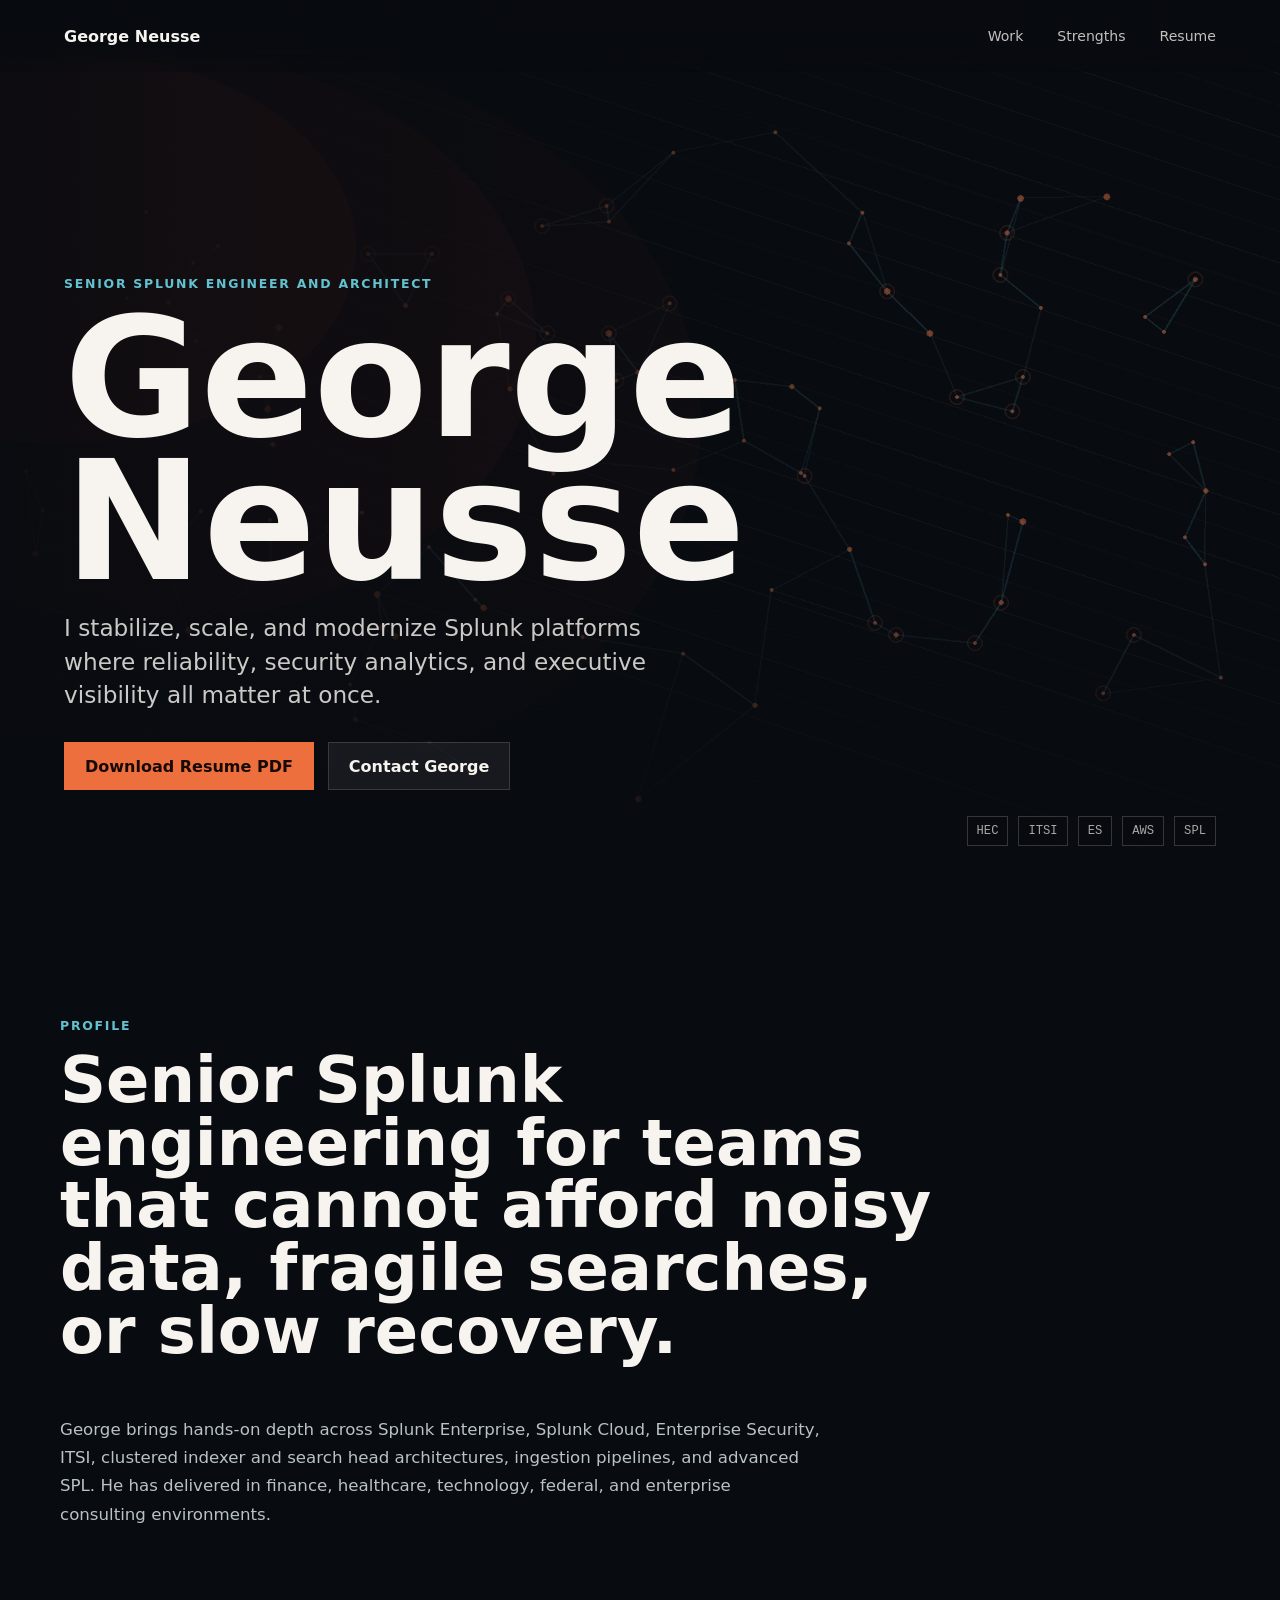
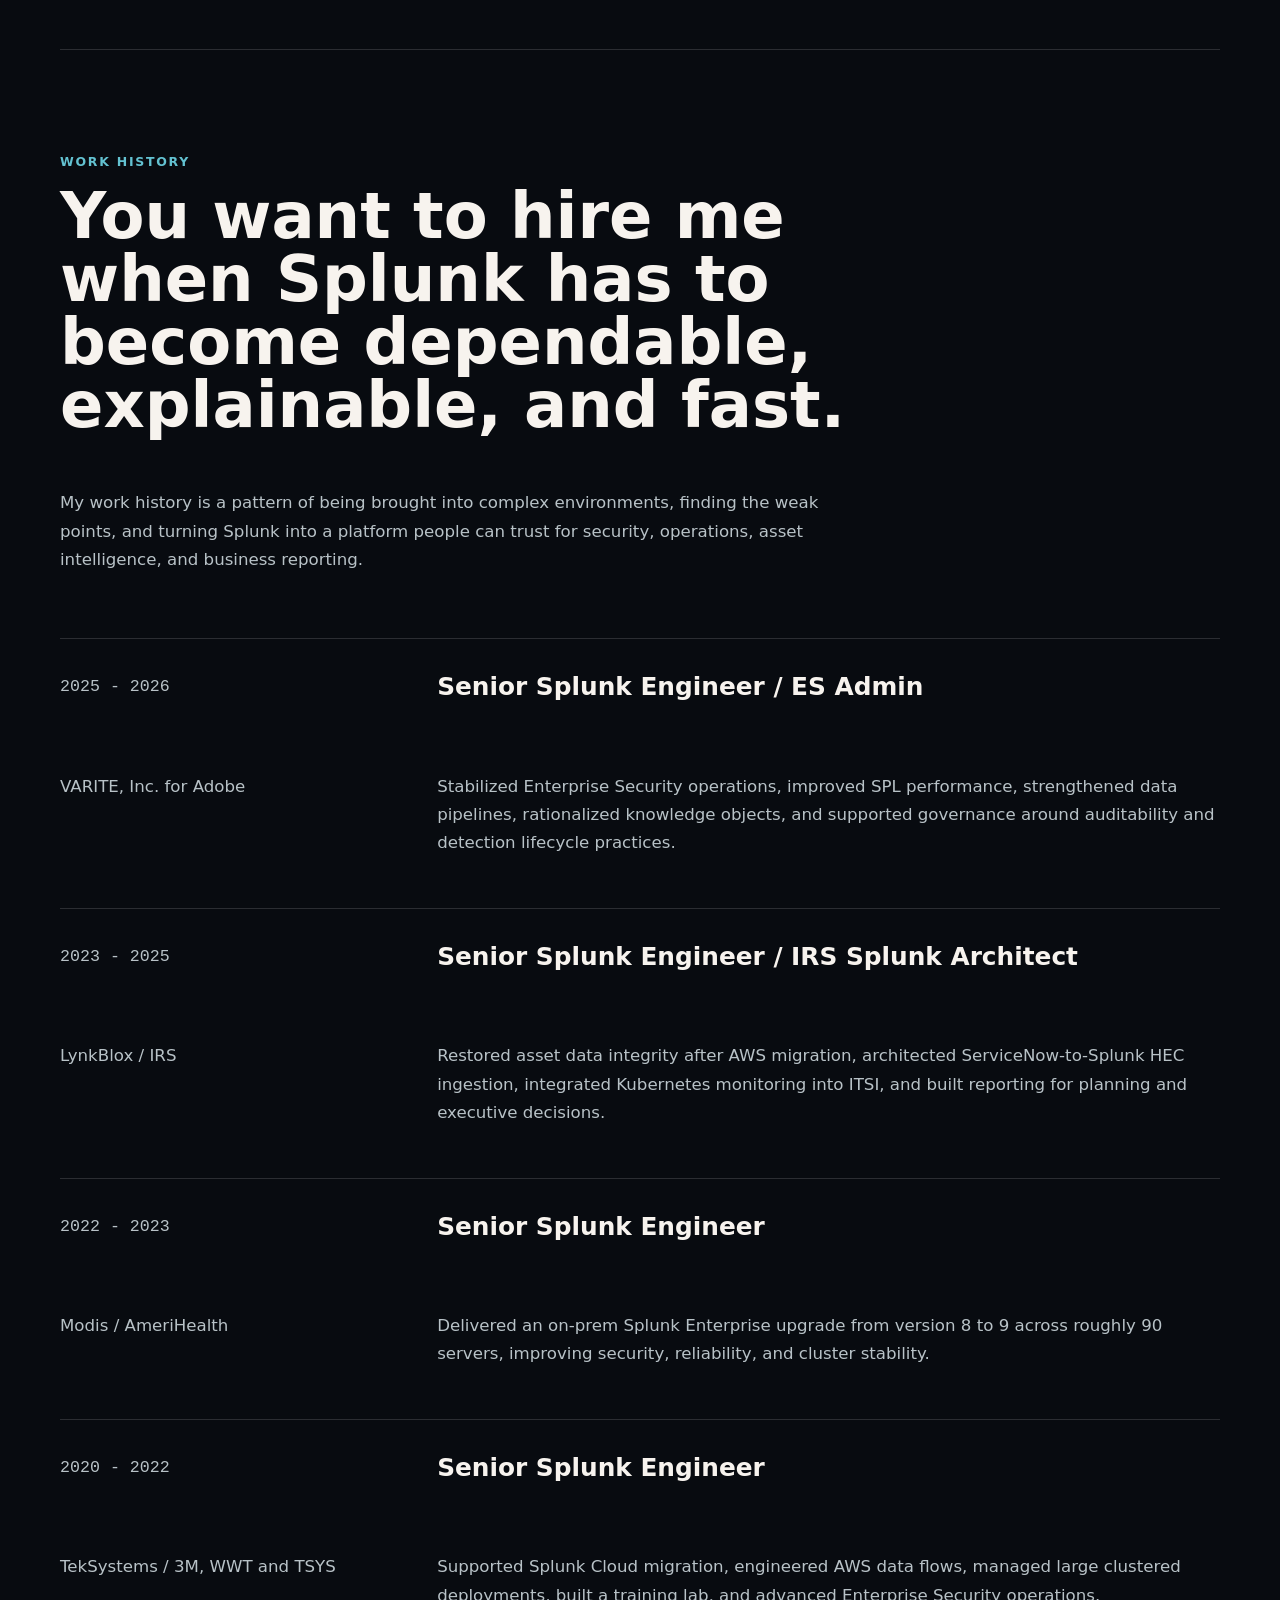
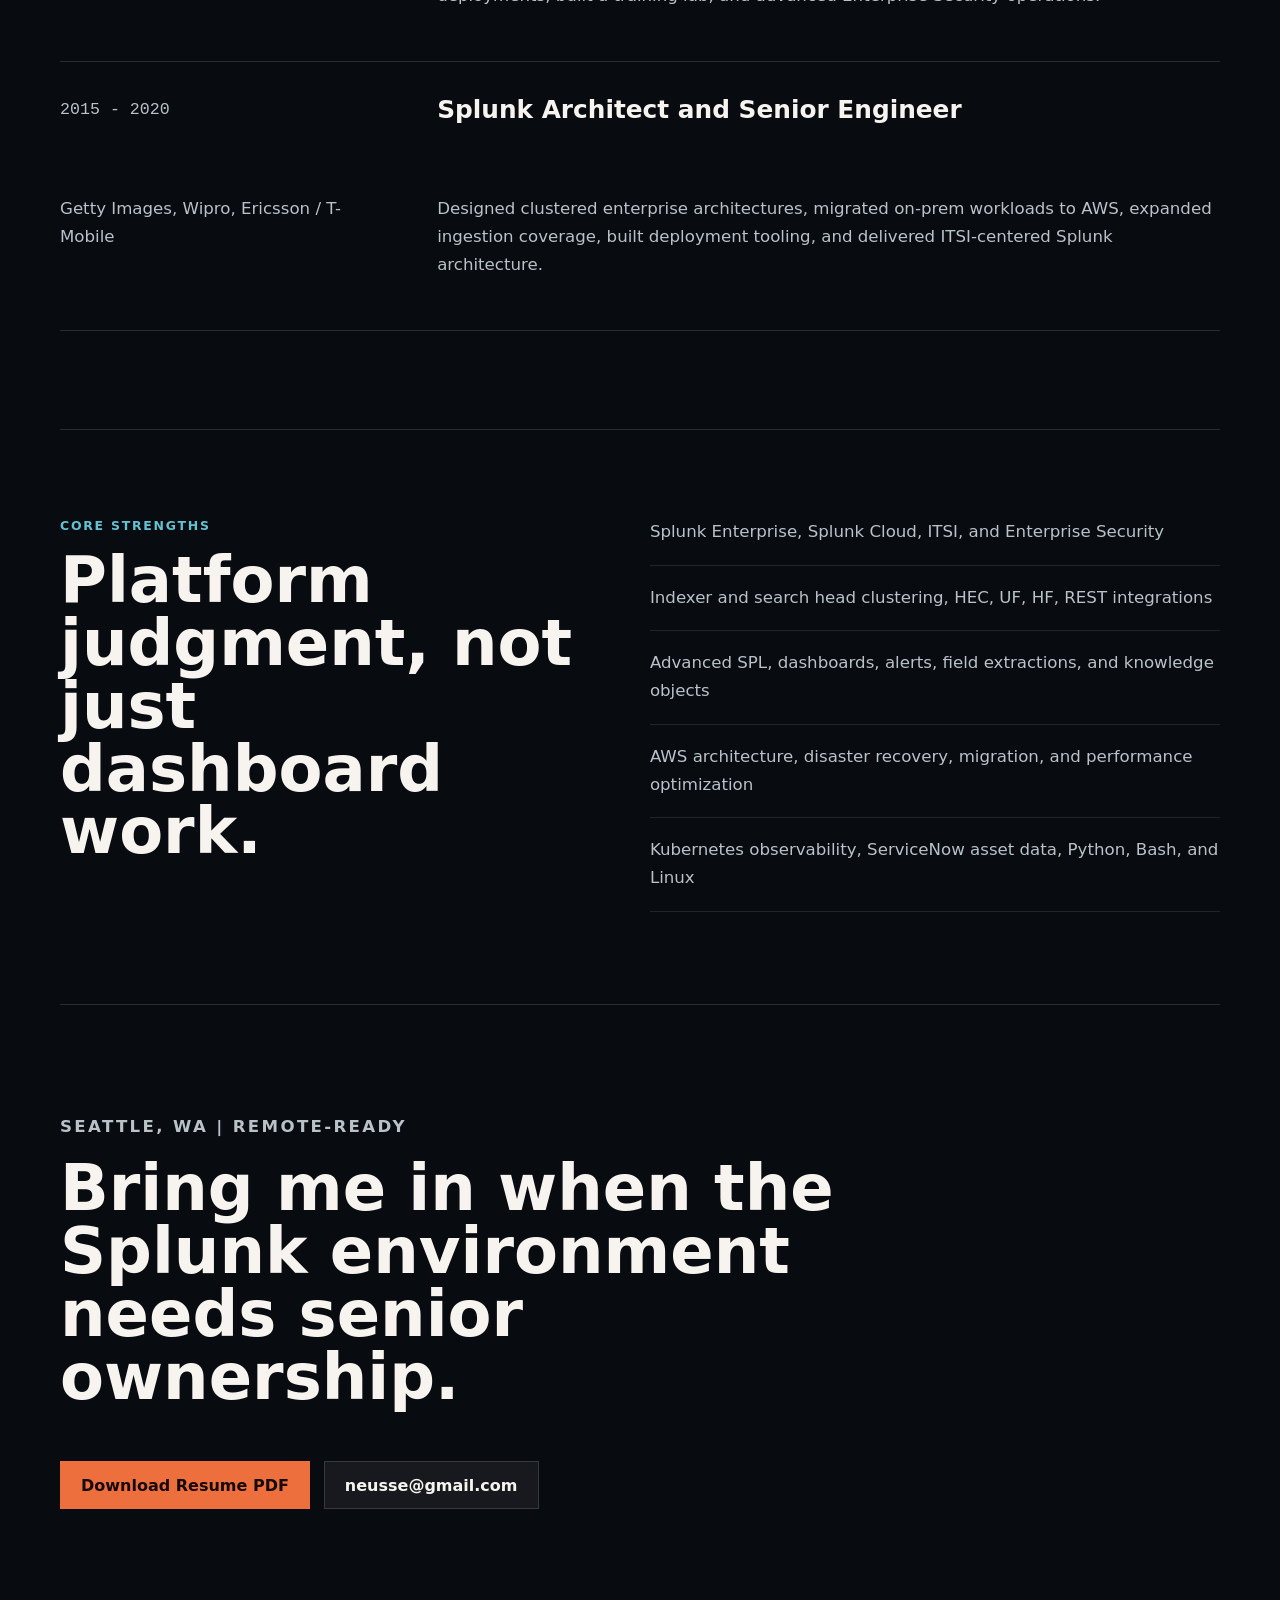
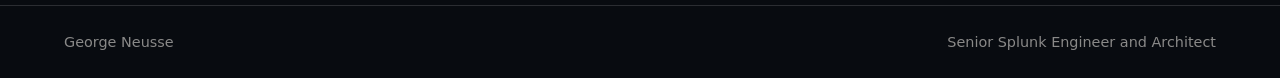
<file: index.html>
<!doctype html>
<html lang="en">
  <head>
    <meta charset="utf-8">
    <meta name="viewport" content="width=device-width, initial-scale=1">
    <title>George Neusse | Senior Splunk Engineer</title>
    <meta name="description" content="George Neusse is a Senior Splunk Engineer and Architect specializing in Splunk Enterprise, Splunk Cloud, ITSI, Enterprise Security, AWS, Kubernetes observability, and large-scale migrations.">
    <link rel="preload" href="assets/observability-field.png" as="image">
    <link rel="stylesheet" href="styles.css">
  </head>
  <body>
    <header class="site-header" aria-label="Primary">
      <a class="brand" href="#top" aria-label="George Neusse home">George Neusse</a>
      <nav>
        <a href="#work">Work</a>
        <a href="#strengths">Strengths</a>
        <a href="downloads/George-Neusse-Senior-Splunk-Engineer-Resume.pdf" download>Resume</a>
      </nav>
    </header>

    <main id="top">
      <section class="hero" aria-labelledby="hero-title">
        <div class="hero__shade"></div>
        <div class="hero__content reveal">
          <p class="eyebrow">Senior Splunk Engineer and Architect</p>
          <h1 id="hero-title">George Neusse</h1>
          <p class="hero__lead">
            I stabilize, scale, and modernize Splunk platforms where reliability, security analytics, and executive visibility all matter at once.
          </p>
          <div class="hero__actions">
            <a class="button button--primary" href="downloads/George-Neusse-Senior-Splunk-Engineer-Resume.pdf" download>Download Resume PDF</a>
            <a class="button button--ghost" href="mailto:neusse@gmail.com">Contact George</a>
          </div>
        </div>
        <div class="hero__signal" aria-hidden="true">
          <span>HEC</span>
          <span>ITSI</span>
          <span>ES</span>
          <span>AWS</span>
          <span>SPL</span>
        </div>
      </section>

      <section class="positioning reveal" aria-label="Professional profile">
        <div class="section-kicker">Profile</div>
        <h2>Senior Splunk engineering for teams that cannot afford noisy data, fragile searches, or slow recovery.</h2>
        <p>
          George brings hands-on depth across Splunk Enterprise, Splunk Cloud, Enterprise Security, ITSI, clustered indexer and search head architectures, ingestion pipelines, and advanced SPL. He has delivered in finance, healthcare, technology, federal, and enterprise consulting environments.
        </p>
      </section>

      <section id="work" class="work" aria-labelledby="work-title">
        <div class="work__intro reveal">
          <div class="section-kicker">Work history</div>
          <h2 id="work-title">You want to hire me when Splunk has to become dependable, explainable, and fast.</h2>
          <p>
            My work history is a pattern of being brought into complex environments, finding the weak points, and turning Splunk into a platform people can trust for security, operations, asset intelligence, and business reporting.
          </p>
        </div>

        <div class="timeline" aria-label="Selected experience">
          <article class="timeline__item reveal">
            <p class="timeline__date">2025 - 2026</p>
            <h3>Senior Splunk Engineer / ES Admin</h3>
            <p class="timeline__company">VARITE, Inc. for Adobe</p>
            <p>Stabilized Enterprise Security operations, improved SPL performance, strengthened data pipelines, rationalized knowledge objects, and supported governance around auditability and detection lifecycle practices.</p>
          </article>

          <article class="timeline__item reveal">
            <p class="timeline__date">2023 - 2025</p>
            <h3>Senior Splunk Engineer / IRS Splunk Architect</h3>
            <p class="timeline__company">LynkBlox / IRS</p>
            <p>Restored asset data integrity after AWS migration, architected ServiceNow-to-Splunk HEC ingestion, integrated Kubernetes monitoring into ITSI, and built reporting for planning and executive decisions.</p>
          </article>

          <article class="timeline__item reveal">
            <p class="timeline__date">2022 - 2023</p>
            <h3>Senior Splunk Engineer</h3>
            <p class="timeline__company">Modis / AmeriHealth</p>
            <p>Delivered an on-prem Splunk Enterprise upgrade from version 8 to 9 across roughly 90 servers, improving security, reliability, and cluster stability.</p>
          </article>

          <article class="timeline__item reveal">
            <p class="timeline__date">2020 - 2022</p>
            <h3>Senior Splunk Engineer</h3>
            <p class="timeline__company">TekSystems / 3M, WWT and TSYS</p>
            <p>Supported Splunk Cloud migration, engineered AWS data flows, managed large clustered deployments, built a training lab, and advanced Enterprise Security operations.</p>
          </article>

          <article class="timeline__item reveal">
            <p class="timeline__date">2015 - 2020</p>
            <h3>Splunk Architect and Senior Engineer</h3>
            <p class="timeline__company">Getty Images, Wipro, Ericsson / T-Mobile</p>
            <p>Designed clustered enterprise architectures, migrated on-prem workloads to AWS, expanded ingestion coverage, built deployment tooling, and delivered ITSI-centered Splunk architecture.</p>
          </article>
        </div>
      </section>

      <section id="strengths" class="strengths reveal" aria-labelledby="strengths-title">
        <div>
          <div class="section-kicker">Core strengths</div>
          <h2 id="strengths-title">Platform judgment, not just dashboard work.</h2>
        </div>
        <ul>
          <li>Splunk Enterprise, Splunk Cloud, ITSI, and Enterprise Security</li>
          <li>Indexer and search head clustering, HEC, UF, HF, REST integrations</li>
          <li>Advanced SPL, dashboards, alerts, field extractions, and knowledge objects</li>
          <li>AWS architecture, disaster recovery, migration, and performance optimization</li>
          <li>Kubernetes observability, ServiceNow asset data, Python, Bash, and Linux</li>
        </ul>
      </section>

      <section class="closing reveal" aria-label="Contact">
        <p class="eyebrow">Seattle, WA | Remote-ready</p>
        <h2>Bring me in when the Splunk environment needs senior ownership.</h2>
        <div class="closing__actions">
          <a class="button button--primary" href="downloads/George-Neusse-Senior-Splunk-Engineer-Resume.pdf" download>Download Resume PDF</a>
          <a class="button button--ghost" href="mailto:neusse@gmail.com">neusse@gmail.com</a>
        </div>
      </section>
    </main>

    <footer>
      <span>George Neusse</span>
      <span>Senior Splunk Engineer and Architect</span>
    </footer>

    <script src="script.js"></script>
  </body>
</html>
</file>
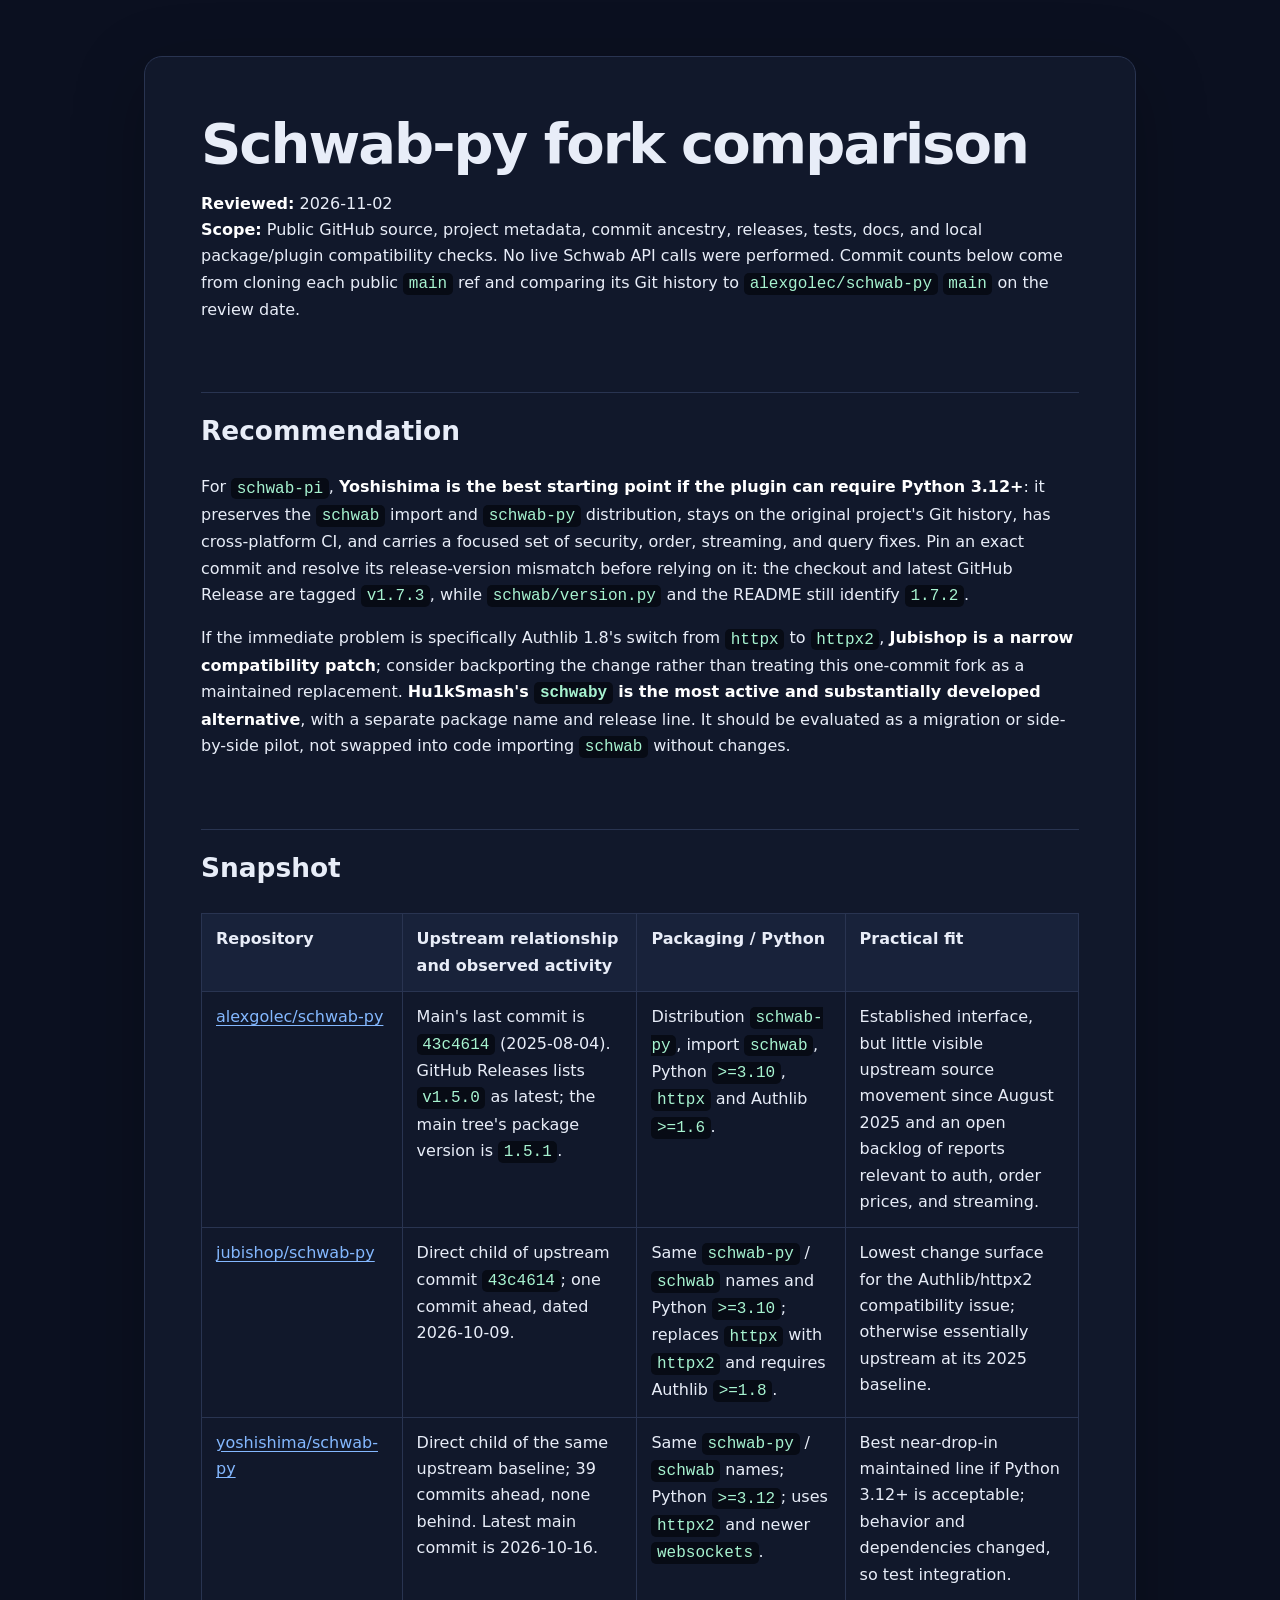
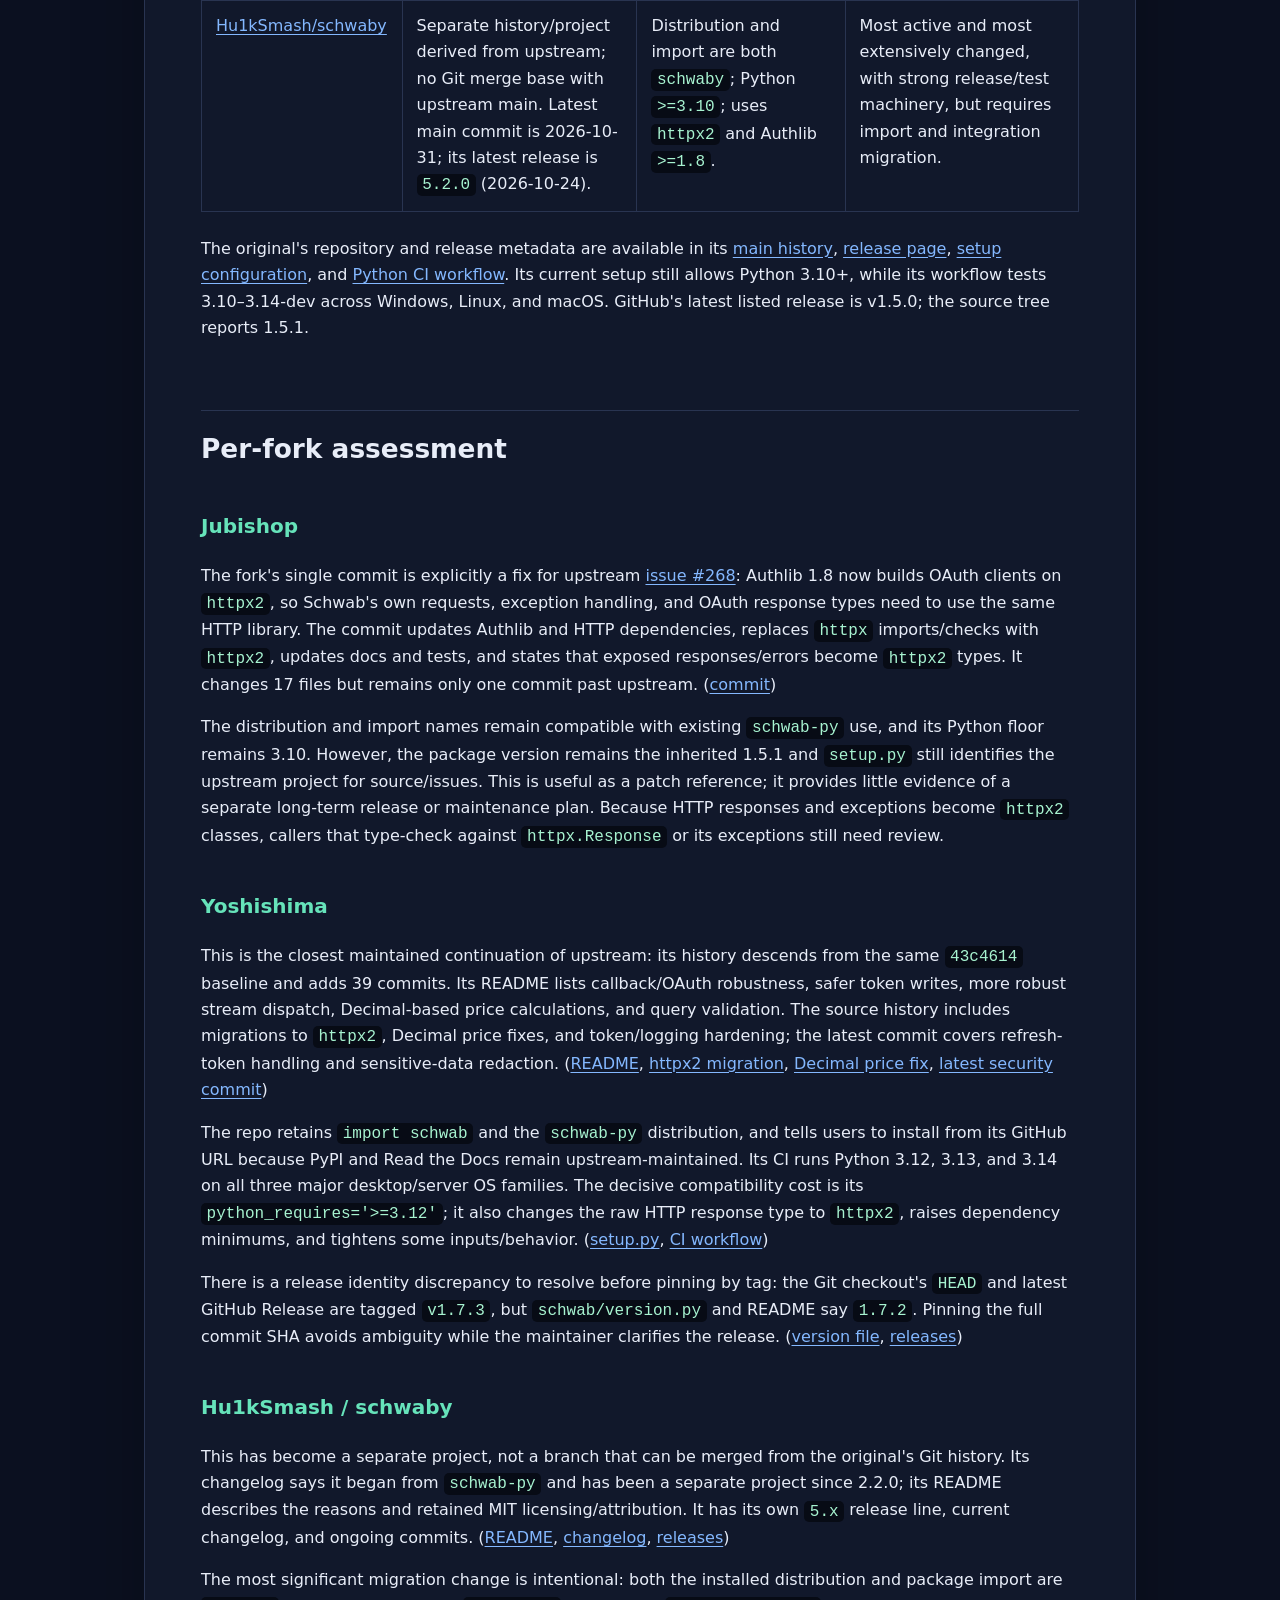
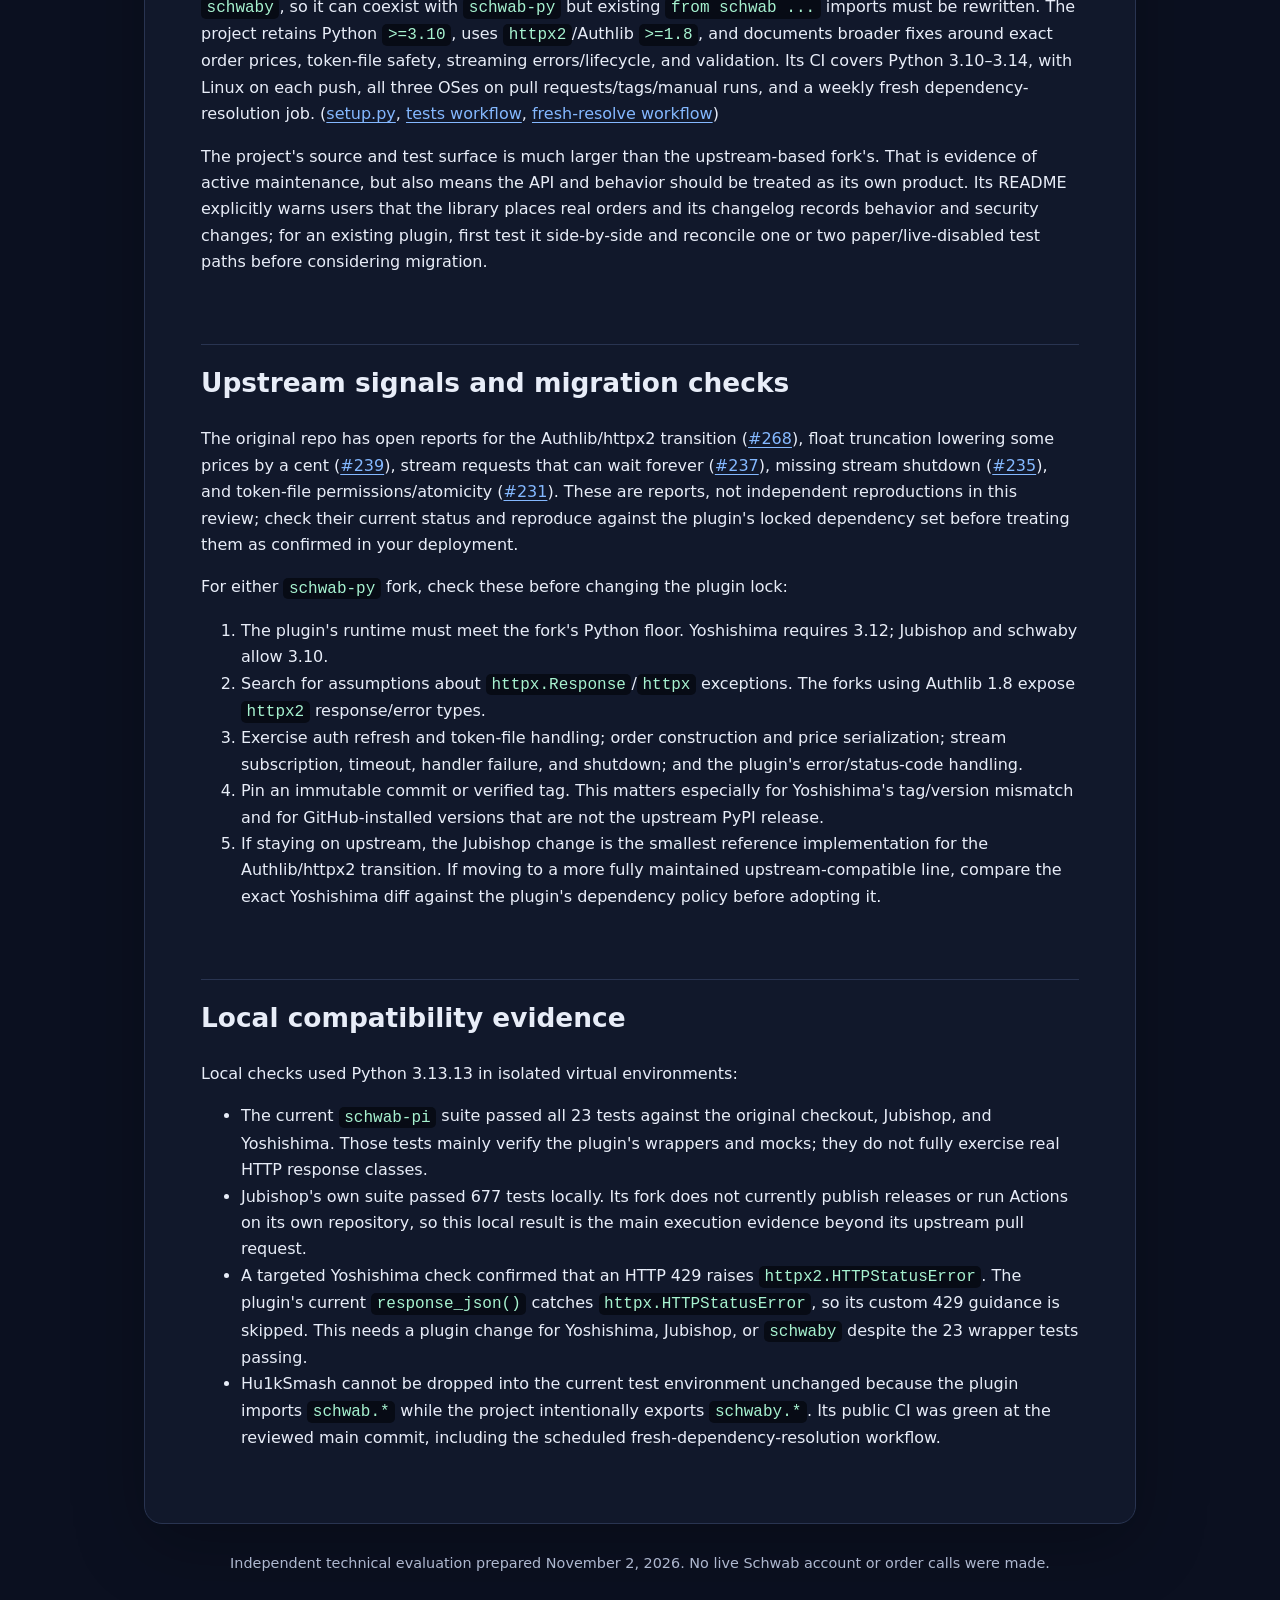
<file: reports/schwab-py-fork-comparison/index.html>
<!doctype html>
<html lang="en">
<head>
<meta charset="utf-8">
<meta name="viewport" content="width=device-width, initial-scale=1">
<meta name="description" content="A source-backed comparison of alexgolec/schwab-py, Hu1kSmash/schwaby, jubishop/schwab-py, and yoshishima/schwab-py for the schwab-pi plugin.">
<title>Schwab-py Fork Comparison</title>
<style>
:root { color-scheme: light dark; --bg:#0b1020; --panel:#11182b; --text:#e8edf8; --muted:#aeb8cf; --line:#293451; --link:#84b8ff; --accent:#66e3ba; }
* { box-sizing:border-box; }
body { margin:0; background:var(--bg); color:var(--text); font:16px/1.65 Inter,ui-sans-serif,system-ui,-apple-system,"Segoe UI",sans-serif; }
main { max-width:1040px; margin:0 auto; padding:56px 24px 80px; }
article { background:var(--panel); border:1px solid var(--line); border-radius:18px; padding:clamp(24px,5vw,56px); box-shadow:0 20px 70px rgba(0,0,0,.25); }
h1 { margin:0 0 8px; font-size:clamp(2rem,5vw,3.5rem); line-height:1.1; letter-spacing:-.035em; }
h2 { margin-top:2.6em; padding-top:.6em; border-top:1px solid var(--line); font-size:1.65rem; }
h3 { margin-top:2em; font-size:1.25rem; color:var(--accent); }
p,li { color:var(--text); }
strong { color:#fff; }
a { color:var(--link); text-underline-offset:3px; }
code { padding:.12rem .35rem; border-radius:5px; background:#070b15; color:#a7f3d0; }
table { width:100%; border-collapse:collapse; display:block; overflow-x:auto; margin:1.5rem 0; }
th,td { min-width:150px; padding:12px 14px; vertical-align:top; border:1px solid var(--line); }
th { background:#18223a; text-align:left; }
blockquote { margin:1.5rem 0; padding:.2rem 1rem; border-left:4px solid var(--accent); color:var(--muted); }
.meta { color:var(--muted); margin:0 0 2rem; }
footer { margin-top:28px; text-align:center; color:var(--muted); font-size:.9rem; }
@media (max-width:640px) { main { padding:20px 12px 48px; } article { border-radius:12px; } }
</style>
</head>
<body>
<main>
<article><h1 id="schwab-py-fork-comparison">Schwab-py fork comparison</h1>
<p><strong>Reviewed:</strong> 2026-11-02<br />
<strong>Scope:</strong> Public GitHub source, project metadata, commit ancestry, releases, tests, docs, and local package/plugin compatibility checks. No live Schwab API calls were performed. Commit counts below come from cloning each public <code>main</code> ref and comparing its Git history to <code>alexgolec/schwab-py</code> <code>main</code> on the review date.</p>
<h2 id="recommendation">Recommendation</h2>
<p>For <code>schwab-pi</code>, <strong>Yoshishima is the best starting point if the plugin can require Python 3.12+</strong>: it preserves the <code>schwab</code> import and <code>schwab-py</code> distribution, stays on the original project's Git history, has cross-platform CI, and carries a focused set of security, order, streaming, and query fixes. Pin an exact commit and resolve its release-version mismatch before relying on it: the checkout and latest GitHub Release are tagged <code>v1.7.3</code>, while <code>schwab/version.py</code> and the README still identify <code>1.7.2</code>.</p>
<p>If the immediate problem is specifically Authlib 1.8's switch from <code>httpx</code> to <code>httpx2</code>, <strong>Jubishop is a narrow compatibility patch</strong>; consider backporting the change rather than treating this one-commit fork as a maintained replacement. <strong>Hu1kSmash's <code>schwaby</code> is the most active and substantially developed alternative</strong>, with a separate package name and release line. It should be evaluated as a migration or side-by-side pilot, not swapped into code importing <code>schwab</code> without changes.</p>
<h2 id="snapshot">Snapshot</h2>
<table>
<thead>
<tr>
<th>Repository</th>
<th>Upstream relationship and observed activity</th>
<th>Packaging / Python</th>
<th>Practical fit</th>
</tr>
</thead>
<tbody>
<tr>
<td><a href="https://github.com/alexgolec/schwab-py">alexgolec/schwab-py</a></td>
<td>Main's last commit is <code>43c4614</code> (2025-08-04). GitHub Releases lists <code>v1.5.0</code> as latest; the main tree's package version is <code>1.5.1</code>.</td>
<td>Distribution <code>schwab-py</code>, import <code>schwab</code>, Python <code>&gt;=3.10</code>, <code>httpx</code> and Authlib <code>&gt;=1.6</code>.</td>
<td>Established interface, but little visible upstream source movement since August 2025 and an open backlog of reports relevant to auth, order prices, and streaming.</td>
</tr>
<tr>
<td><a href="https://github.com/jubishop/schwab-py">jubishop/schwab-py</a></td>
<td>Direct child of upstream commit <code>43c4614</code>; one commit ahead, dated 2026-10-09.</td>
<td>Same <code>schwab-py</code> / <code>schwab</code> names and Python <code>&gt;=3.10</code>; replaces <code>httpx</code> with <code>httpx2</code> and requires Authlib <code>&gt;=1.8</code>.</td>
<td>Lowest change surface for the Authlib/httpx2 compatibility issue; otherwise essentially upstream at its 2025 baseline.</td>
</tr>
<tr>
<td><a href="https://github.com/yoshishima/schwab-py">yoshishima/schwab-py</a></td>
<td>Direct child of the same upstream baseline; 39 commits ahead, none behind. Latest main commit is 2026-10-16.</td>
<td>Same <code>schwab-py</code> / <code>schwab</code> names; Python <code>&gt;=3.12</code>; uses <code>httpx2</code> and newer <code>websockets</code>.</td>
<td>Best near-drop-in maintained line if Python 3.12+ is acceptable; behavior and dependencies changed, so test integration.</td>
</tr>
<tr>
<td><a href="https://github.com/Hu1kSmash/schwaby">Hu1kSmash/schwaby</a></td>
<td>Separate history/project derived from upstream; no Git merge base with upstream main. Latest main commit is 2026-10-31; its latest release is <code>5.2.0</code> (2026-10-24).</td>
<td>Distribution and import are both <code>schwaby</code>; Python <code>&gt;=3.10</code>; uses <code>httpx2</code> and Authlib <code>&gt;=1.8</code>.</td>
<td>Most active and most extensively changed, with strong release/test machinery, but requires import and integration migration.</td>
</tr>
</tbody>
</table>
<p>The original's repository and release metadata are available in its <a href="https://github.com/alexgolec/schwab-py/commits/main/">main history</a>, <a href="https://github.com/alexgolec/schwab-py/releases">release page</a>, <a href="https://github.com/alexgolec/schwab-py/blob/main/setup.py">setup configuration</a>, and <a href="https://github.com/alexgolec/schwab-py/blob/main/.github/workflows/python.yml">Python CI workflow</a>. Its current setup still allows Python 3.10+, while its workflow tests 3.10–3.14-dev across Windows, Linux, and macOS. GitHub's latest listed release is v1.5.0; the source tree reports 1.5.1.</p>
<h2 id="per-fork-assessment">Per-fork assessment</h2>
<h3 id="jubishop">Jubishop</h3>
<p>The fork's single commit is explicitly a fix for upstream <a href="https://github.com/alexgolec/schwab-py/issues/268">issue #268</a>: Authlib 1.8 now builds OAuth clients on <code>httpx2</code>, so Schwab's own requests, exception handling, and OAuth response types need to use the same HTTP library. The commit updates Authlib and HTTP dependencies, replaces <code>httpx</code> imports/checks with <code>httpx2</code>, updates docs and tests, and states that exposed responses/errors become <code>httpx2</code> types. It changes 17 files but remains only one commit past upstream. (<a href="https://github.com/jubishop/schwab-py/commit/4d6c9d1560e6cf9ff9697502a65a2288b762b1bc">commit</a>)</p>
<p>The distribution and import names remain compatible with existing <code>schwab-py</code> use, and its Python floor remains 3.10. However, the package version remains the inherited 1.5.1 and <code>setup.py</code> still identifies the upstream project for source/issues. This is useful as a patch reference; it provides little evidence of a separate long-term release or maintenance plan. Because HTTP responses and exceptions become <code>httpx2</code> classes, callers that type-check against <code>httpx.Response</code> or its exceptions still need review.</p>
<h3 id="yoshishima">Yoshishima</h3>
<p>This is the closest maintained continuation of upstream: its history descends from the same <code>43c4614</code> baseline and adds 39 commits. Its README lists callback/OAuth robustness, safer token writes, more robust stream dispatch, Decimal-based price calculations, and query validation. The source history includes migrations to <code>httpx2</code>, Decimal price fixes, and token/logging hardening; the latest commit covers refresh-token handling and sensitive-data redaction. (<a href="https://github.com/yoshishima/schwab-py/blob/main/README.md">README</a>, <a href="https://github.com/yoshishima/schwab-py/commit/3d6aabbac2d9207e7ca17109c958253c8eed53a2">httpx2 migration</a>, <a href="https://github.com/yoshishima/schwab-py/commit/16f5b2b1ea0245fe403f66e58e8da30dab248577">Decimal price fix</a>, <a href="https://github.com/yoshishima/schwab-py/commit/5ec39c5c8a8e142c0a60959e0e4d905fbff815c9">latest security commit</a>)</p>
<p>The repo retains <code>import schwab</code> and the <code>schwab-py</code> distribution, and tells users to install from its GitHub URL because PyPI and Read the Docs remain upstream-maintained. Its CI runs Python 3.12, 3.13, and 3.14 on all three major desktop/server OS families. The decisive compatibility cost is its <code>python_requires='&gt;=3.12'</code>; it also changes the raw HTTP response type to <code>httpx2</code>, raises dependency minimums, and tightens some inputs/behavior. (<a href="https://github.com/yoshishima/schwab-py/blob/main/setup.py">setup.py</a>, <a href="https://github.com/yoshishima/schwab-py/blob/main/.github/workflows/python.yml">CI workflow</a>)</p>
<p>There is a release identity discrepancy to resolve before pinning by tag: the Git checkout's <code>HEAD</code> and latest GitHub Release are tagged <code>v1.7.3</code>, but <code>schwab/version.py</code> and README say <code>1.7.2</code>. Pinning the full commit SHA avoids ambiguity while the maintainer clarifies the release. (<a href="https://github.com/yoshishima/schwab-py/blob/main/schwab/version.py">version file</a>, <a href="https://github.com/yoshishima/schwab-py/releases">releases</a>)</p>
<h3 id="hu1ksmash-schwaby">Hu1kSmash / schwaby</h3>
<p>This has become a separate project, not a branch that can be merged from the original's Git history. Its changelog says it began from <code>schwab-py</code> and has been a separate project since 2.2.0; its README describes the reasons and retained MIT licensing/attribution. It has its own <code>5.x</code> release line, current changelog, and ongoing commits. (<a href="https://github.com/Hu1kSmash/schwaby/blob/main/README.md">README</a>, <a href="https://github.com/Hu1kSmash/schwaby/blob/main/CHANGELOG.md">changelog</a>, <a href="https://github.com/Hu1kSmash/schwaby/releases">releases</a>)</p>
<p>The most significant migration change is intentional: both the installed distribution and package import are <code>schwaby</code>, so it can coexist with <code>schwab-py</code> but existing <code>from schwab ...</code> imports must be rewritten. The project retains Python <code>&gt;=3.10</code>, uses <code>httpx2</code>/Authlib <code>&gt;=1.8</code>, and documents broader fixes around exact order prices, token-file safety, streaming errors/lifecycle, and validation. Its CI covers Python 3.10–3.14, with Linux on each push, all three OSes on pull requests/tags/manual runs, and a weekly fresh dependency-resolution job. (<a href="https://github.com/Hu1kSmash/schwaby/blob/main/setup.py">setup.py</a>, <a href="https://github.com/Hu1kSmash/schwaby/blob/main/.github/workflows/python.yml">tests workflow</a>, <a href="https://github.com/Hu1kSmash/schwaby/blob/main/.github/workflows/fresh.yml">fresh-resolve workflow</a>)</p>
<p>The project's source and test surface is much larger than the upstream-based fork's. That is evidence of active maintenance, but also means the API and behavior should be treated as its own product. Its README explicitly warns users that the library places real orders and its changelog records behavior and security changes; for an existing plugin, first test it side-by-side and reconcile one or two paper/live-disabled test paths before considering migration.</p>
<h2 id="upstream-signals-and-migration-checks">Upstream signals and migration checks</h2>
<p>The original repo has open reports for the Authlib/httpx2 transition (<a href="https://github.com/alexgolec/schwab-py/issues/268">#268</a>), float truncation lowering some prices by a cent (<a href="https://github.com/alexgolec/schwab-py/issues/239">#239</a>), stream requests that can wait forever (<a href="https://github.com/alexgolec/schwab-py/issues/237">#237</a>), missing stream shutdown (<a href="https://github.com/alexgolec/schwab-py/issues/235">#235</a>), and token-file permissions/atomicity (<a href="https://github.com/alexgolec/schwab-py/issues/231">#231</a>). These are reports, not independent reproductions in this review; check their current status and reproduce against the plugin's locked dependency set before treating them as confirmed in your deployment.</p>
<p>For either <code>schwab-py</code> fork, check these before changing the plugin lock:</p>
<ol>
<li>The plugin's runtime must meet the fork's Python floor. Yoshishima requires 3.12; Jubishop and schwaby allow 3.10.</li>
<li>Search for assumptions about <code>httpx.Response</code>/<code>httpx</code> exceptions. The forks using Authlib 1.8 expose <code>httpx2</code> response/error types.</li>
<li>Exercise auth refresh and token-file handling; order construction and price serialization; stream subscription, timeout, handler failure, and shutdown; and the plugin's error/status-code handling.</li>
<li>Pin an immutable commit or verified tag. This matters especially for Yoshishima's tag/version mismatch and for GitHub-installed versions that are not the upstream PyPI release.</li>
<li>If staying on upstream, the Jubishop change is the smallest reference implementation for the Authlib/httpx2 transition. If moving to a more fully maintained upstream-compatible line, compare the exact Yoshishima diff against the plugin's dependency policy before adopting it.</li>
</ol>
<h2 id="local-compatibility-evidence">Local compatibility evidence</h2>
<p>Local checks used Python 3.13.13 in isolated virtual environments:</p>
<ul>
<li>The current <code>schwab-pi</code> suite passed all 23 tests against the original checkout, Jubishop, and Yoshishima. Those tests mainly verify the plugin's wrappers and mocks; they do not fully exercise real HTTP response classes.</li>
<li>Jubishop's own suite passed 677 tests locally. Its fork does not currently publish releases or run Actions on its own repository, so this local result is the main execution evidence beyond its upstream pull request.</li>
<li>A targeted Yoshishima check confirmed that an HTTP 429 raises <code>httpx2.HTTPStatusError</code>. The plugin's current <code>response_json()</code> catches <code>httpx.HTTPStatusError</code>, so its custom 429 guidance is skipped. This needs a plugin change for Yoshishima, Jubishop, or <code>schwaby</code> despite the 23 wrapper tests passing.</li>
<li>Hu1kSmash cannot be dropped into the current test environment unchanged because the plugin imports <code>schwab.*</code> while the project intentionally exports <code>schwaby.*</code>. Its public CI was green at the reviewed main commit, including the scheduled fresh-dependency-resolution workflow.</li>
</ul>
</article>
<footer>Independent technical evaluation prepared November 2, 2026. No live Schwab account or order calls were made.</footer>
</main>
</body>
</html>
</file>
<file: styles.css>
:root {
  color-scheme: dark;
  --bg: #080b10;
  --ink: #f7f3ee;
  --muted: #b8c2c7;
  --line: rgba(255, 255, 255, 0.14);
  --accent: #ec6f3d;
  --accent-2: #63c2d1;
  --panel: rgba(255, 255, 255, 0.055);
  --max: 1160px;
  --header: 72px;
}

* {
  box-sizing: border-box;
}

html {
  scroll-behavior: smooth;
}

body {
  margin: 0;
  font-family: Inter, ui-sans-serif, system-ui, -apple-system, BlinkMacSystemFont, "Segoe UI", sans-serif;
  background: var(--bg);
  color: var(--ink);
}

a {
  color: inherit;
  text-decoration: none;
}

.site-header {
  position: fixed;
  z-index: 10;
  top: 0;
  left: 0;
  right: 0;
  height: var(--header);
  display: flex;
  align-items: center;
  justify-content: space-between;
  padding: 0 clamp(20px, 5vw, 64px);
  background: linear-gradient(to bottom, rgba(8, 11, 16, 0.88), rgba(8, 11, 16, 0.3), transparent);
  backdrop-filter: blur(10px);
}

.brand {
  font-weight: 750;
  letter-spacing: 0;
}

nav {
  display: flex;
  gap: clamp(16px, 3vw, 34px);
  font-size: 0.88rem;
  color: rgba(247, 243, 238, 0.78);
}

nav a {
  transition: color 180ms ease;
}

nav a:hover {
  color: var(--ink);
}

.hero {
  position: relative;
  min-height: 100svh;
  isolation: isolate;
  display: grid;
  align-items: end;
  padding: calc(var(--header) + 52px) clamp(20px, 5vw, 64px) 56px;
  overflow: hidden;
  background:
    linear-gradient(90deg, rgba(8, 11, 16, 0.92) 0%, rgba(8, 11, 16, 0.74) 34%, rgba(8, 11, 16, 0.22) 72%),
    url("assets/observability-field.png") center / cover no-repeat;
}

.hero__shade {
  position: absolute;
  inset: auto 0 0;
  height: 36%;
  background: linear-gradient(to bottom, transparent, var(--bg));
  z-index: -1;
}

.hero__content {
  width: min(720px, 100%);
  padding-bottom: min(6vh, 64px);
}

.eyebrow,
.section-kicker {
  margin: 0 0 16px;
  color: var(--accent-2);
  font-size: 0.78rem;
  font-weight: 800;
  letter-spacing: 0.14em;
  text-transform: uppercase;
}

h1,
h2,
h3,
p {
  margin-top: 0;
}

h1 {
  margin-bottom: 18px;
  font-size: clamp(4.5rem, 13vw, 12rem);
  line-height: 0.86;
  letter-spacing: 0;
}

h2 {
  max-width: 900px;
  font-size: clamp(2rem, 5vw, 4.6rem);
  line-height: 0.98;
  letter-spacing: 0;
}

h3 {
  margin-bottom: 8px;
  font-size: clamp(1.2rem, 2vw, 1.55rem);
  line-height: 1.1;
}

.hero__lead {
  max-width: 610px;
  color: rgba(247, 243, 238, 0.82);
  font-size: clamp(1.16rem, 2vw, 1.45rem);
  line-height: 1.45;
}

.hero__actions,
.closing__actions {
  display: flex;
  flex-wrap: wrap;
  gap: 14px;
  margin-top: 30px;
}

.button {
  display: inline-flex;
  min-height: 48px;
  align-items: center;
  justify-content: center;
  border: 1px solid var(--line);
  padding: 0 20px;
  font-weight: 800;
  transition: transform 180ms ease, border-color 180ms ease, background 180ms ease;
}

.button:hover {
  transform: translateY(-2px);
  border-color: rgba(255, 255, 255, 0.42);
}

.button--primary {
  background: var(--accent);
  border-color: var(--accent);
  color: #170905;
}

.button--ghost {
  background: rgba(255, 255, 255, 0.06);
}

.hero__signal {
  position: absolute;
  right: clamp(20px, 5vw, 72px);
  bottom: 54px;
  display: flex;
  gap: 10px;
  color: rgba(247, 243, 238, 0.68);
  font-family: "Cascadia Code", "SFMono-Regular", Consolas, monospace;
  font-size: 0.76rem;
}

.hero__signal span {
  border: 1px solid rgba(255, 255, 255, 0.18);
  padding: 7px 9px;
  background: rgba(8, 11, 16, 0.35);
}

.positioning,
.work,
.strengths,
.closing {
  width: min(var(--max), calc(100% - 40px));
  margin: 0 auto;
}

.positioning {
  padding: 118px 0 104px;
  border-bottom: 1px solid var(--line);
}

.positioning p,
.work__intro p,
.timeline__item p,
.strengths li,
.closing p {
  color: var(--muted);
  font-size: 1.04rem;
  line-height: 1.7;
}

.positioning p,
.work__intro p {
  max-width: 760px;
}

.work {
  padding: 104px 0 98px;
}

.work__intro {
  margin-bottom: 64px;
}

.timeline {
  border-top: 1px solid var(--line);
}

.timeline__item {
  display: grid;
  grid-template-columns: minmax(110px, 0.4fr) minmax(0, 1fr);
  gap: clamp(22px, 5vw, 80px);
  padding: 34px 0;
  border-bottom: 1px solid var(--line);
}

.timeline__date {
  margin: 0;
  color: var(--accent);
  font-family: "Cascadia Code", "SFMono-Regular", Consolas, monospace;
  font-size: 0.9rem;
}

.timeline__company {
  margin-bottom: 12px;
  color: rgba(247, 243, 238, 0.72);
}

.strengths {
  display: grid;
  grid-template-columns: minmax(0, 0.9fr) minmax(0, 1fr);
  gap: clamp(28px, 6vw, 90px);
  padding: 88px 0;
  border-top: 1px solid var(--line);
  border-bottom: 1px solid var(--line);
}

.strengths ul {
  margin: 0;
  padding: 0;
  list-style: none;
}

.strengths li {
  padding: 18px 0;
  border-bottom: 1px solid rgba(255, 255, 255, 0.1);
}

.strengths li:first-child {
  padding-top: 0;
}

.closing {
  padding: 108px 0 96px;
}

.closing h2 {
  max-width: 860px;
}

footer {
  display: flex;
  justify-content: space-between;
  gap: 16px;
  padding: 28px clamp(20px, 5vw, 64px);
  border-top: 1px solid var(--line);
  color: rgba(247, 243, 238, 0.54);
  font-size: 0.9rem;
}

.reveal {
  opacity: 0;
  transform: translateY(24px);
  transition: opacity 700ms ease, transform 700ms ease;
}

.reveal.is-visible {
  opacity: 1;
  transform: translateY(0);
}

@media (max-width: 760px) {
  :root {
    --header: 64px;
  }

  .site-header {
    padding-inline: 18px;
  }

  nav {
    gap: 14px;
    font-size: 0.78rem;
  }

  .hero {
    min-height: 92svh;
    padding-inline: 20px;
    background-position: 58% center;
  }

  h1 {
    font-size: clamp(4rem, 21vw, 6.6rem);
  }

  .hero__signal {
    position: static;
    margin-top: 22px;
    flex-wrap: wrap;
  }

  .positioning,
  .work,
  .strengths,
  .closing {
    width: min(100% - 36px, var(--max));
  }

  .timeline__item,
  .strengths {
    grid-template-columns: 1fr;
  }

  .timeline__item {
    gap: 8px;
  }

  .positioning,
  .work,
  .strengths,
  .closing {
    padding-top: 72px;
    padding-bottom: 70px;
  }

  footer {
    flex-direction: column;
  }
}
</file>
